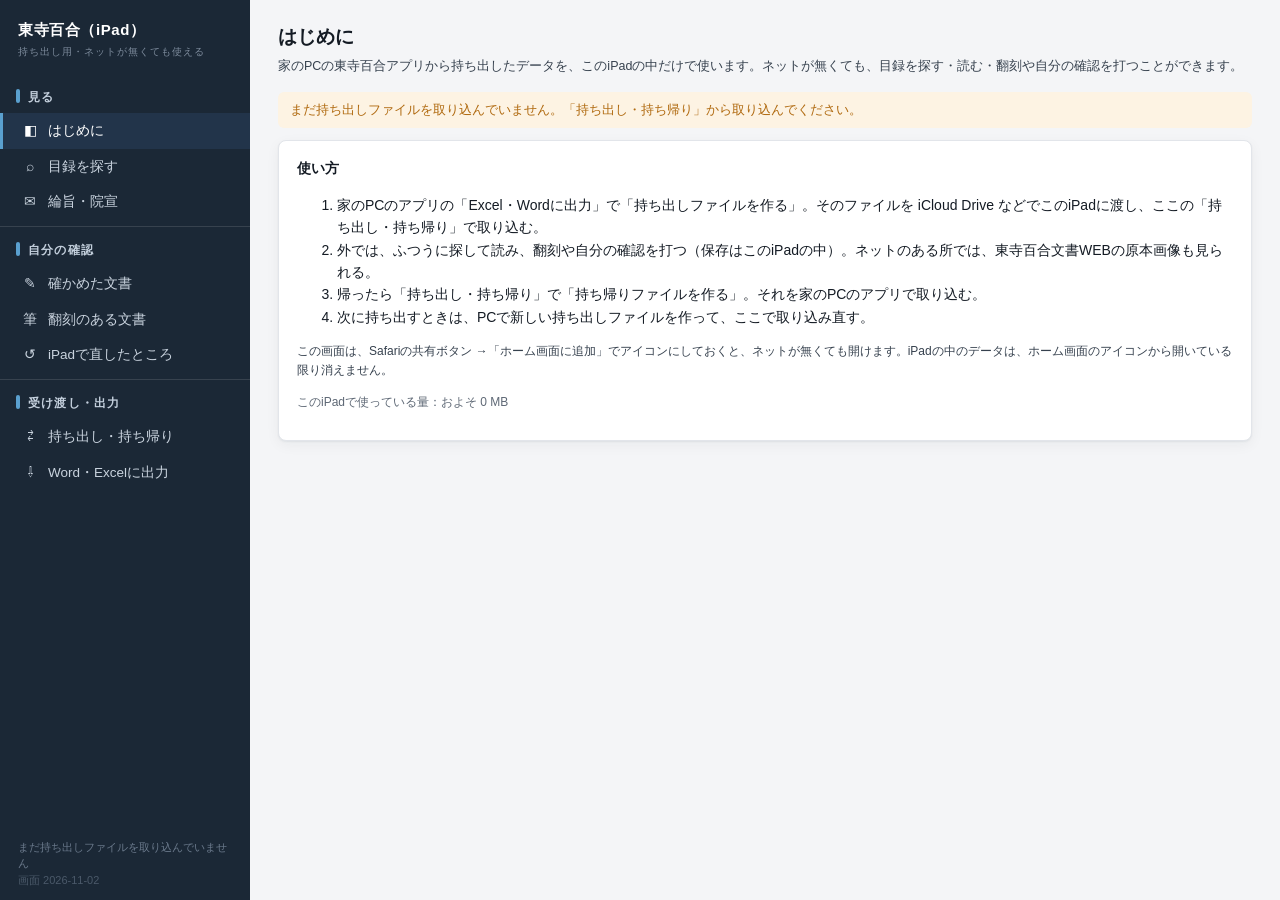
<file: index.html>
<!doctype html>
<html lang="ja">
<head>
<meta charset="utf-8">
<meta name="viewport" content="width=device-width,initial-scale=1,viewport-fit=cover">
<meta name="apple-mobile-web-app-capable" content="yes">
<meta name="mobile-web-app-capable" content="yes">
<meta name="apple-mobile-web-app-title" content="東寺百合">
<meta name="theme-color" content="#1b2836">
<link rel="manifest" href="manifest.webmanifest">
<link rel="apple-touch-icon" href="icon-180.png">
<title>東寺百合（iPad）</title>
<link rel="stylesheet" href="style.css">
<style>
/* ===== 読みやすさ(2026-10-13・アプリ共通。元は _共通\読みやすさ.css) =====
   字体を BIZ UDPゴシック(無ければメイリオ)にし、灰色の字を濃くする。字の大きさは変えない(アプリごとに小さくしたい所があるため) */
:root{--ink:#141b24;--ink2:#36414e;--ink3:#5e6875}
/* 英数字(日付・番号など)だけはメイリオにする(2026-10-13・山下さん「メイリオでいきましょう」。日本語は BIZ UDPゴシック)(2026-10-13・山下さん「数字がワンサイズ大きすぎる、日付が改行する」) */
@font-face{font-family:"EisuYu";src:local("Meiryo"),local("メイリオ");font-weight:100 500;unicode-range:U+0020-007E}
@font-face{font-family:"EisuYu";src:local("Meiryo Bold"),local("Meiryo-Bold"),local("メイリオ ボールド");font-weight:600 900;unicode-range:U+0020-007E}
body{font-family:"EisuYu","BIZ UDPGothic","BIZ UDPゴシック","Meiryo","メイリオ","Hiragino Kaku Gothic ProN",sans-serif;-webkit-font-smoothing:antialiased}
</style>
<style>
/* ===== メニューの大見出しを見えるように(2026-10-13・アプリ共通。元は _共通\読みやすさ.css) =====
   左の黒いメニューの「全体」「法令」などの見出しが、暗い灰色・小さい字でほとんど見えなかった(山下さん) */
nav .grp{color:#c3cfdc !important;font-size:12px !important;font-weight:700 !important;letter-spacing:.1em;opacity:1 !important;border-top:1px solid rgba(255,255,255,.12);margin-top:6px}
nav .grp:first-child{border-top:none;margin-top:0}
/* 見出しの左に短い色の線(2026-10-13・山下さん了承。法令管理で試して採用) */
nav .grp{position:relative;padding-left:28px !important}
nav .grp::before{content:"";position:absolute;left:16px;top:calc(50% + 2px);transform:translateY(-50%);width:4px;height:14px;border-radius:2px;background:#5aa0cf}
/* メニューの幅を 200→250px に(2026-10-13・山下さん了承。字体を変えて名前が2行に折れていたため) */
@media (min-width:761px){aside:has(> nav),nav.side{width:250px !important;flex:0 0 250px !important}}
</style>
</head>
<body>
<div id="app">
  <aside>
    <h1 id="app-title">東寺百合（iPad）</h1>
    <div class="sub">持ち出し用・ネットが無くても使える</div>
    <nav>
      <div class="grp">見る</div>
      <a data-view="home"><span class="ic">◧</span>はじめに</a>
      <a data-view="search"><span class="ic">⌕</span>目録を探す</a>
      <a data-view="rinji"><span class="ic">✉</span>綸旨・院宣</a>
      <div class="grp">自分の確認</div>
      <a data-view="mine"><span class="ic">✎</span>確かめた文書</a>
      <a data-view="honlist"><span class="ic">筆</span>翻刻のある文書</a>
      <a data-view="changes"><span class="ic">↺</span>iPadで直したところ <span id="cbadge" class="nbadge"></span></a>
      <div class="grp">受け渡し・出力</div>
      <a data-view="mochi"><span class="ic">⇄</span>持ち出し・持ち帰り</a>
      <a data-view="export"><span class="ic">⇩</span>Word・Excelに出力</a>
    </nav>
    <div class="foot" id="foot"></div>
  </aside>
  <main id="main"><p class="lead">読み込み中…</p></main>
</div>
<div id="ov" hidden><button id="ov-x" aria-label="閉じる">✕ 閉じる</button><div id="ov-body"></div></div>
<script src="lib/jszip.min.js"></script>
<script src="app.js"></script>
</body>
</html>
</file>
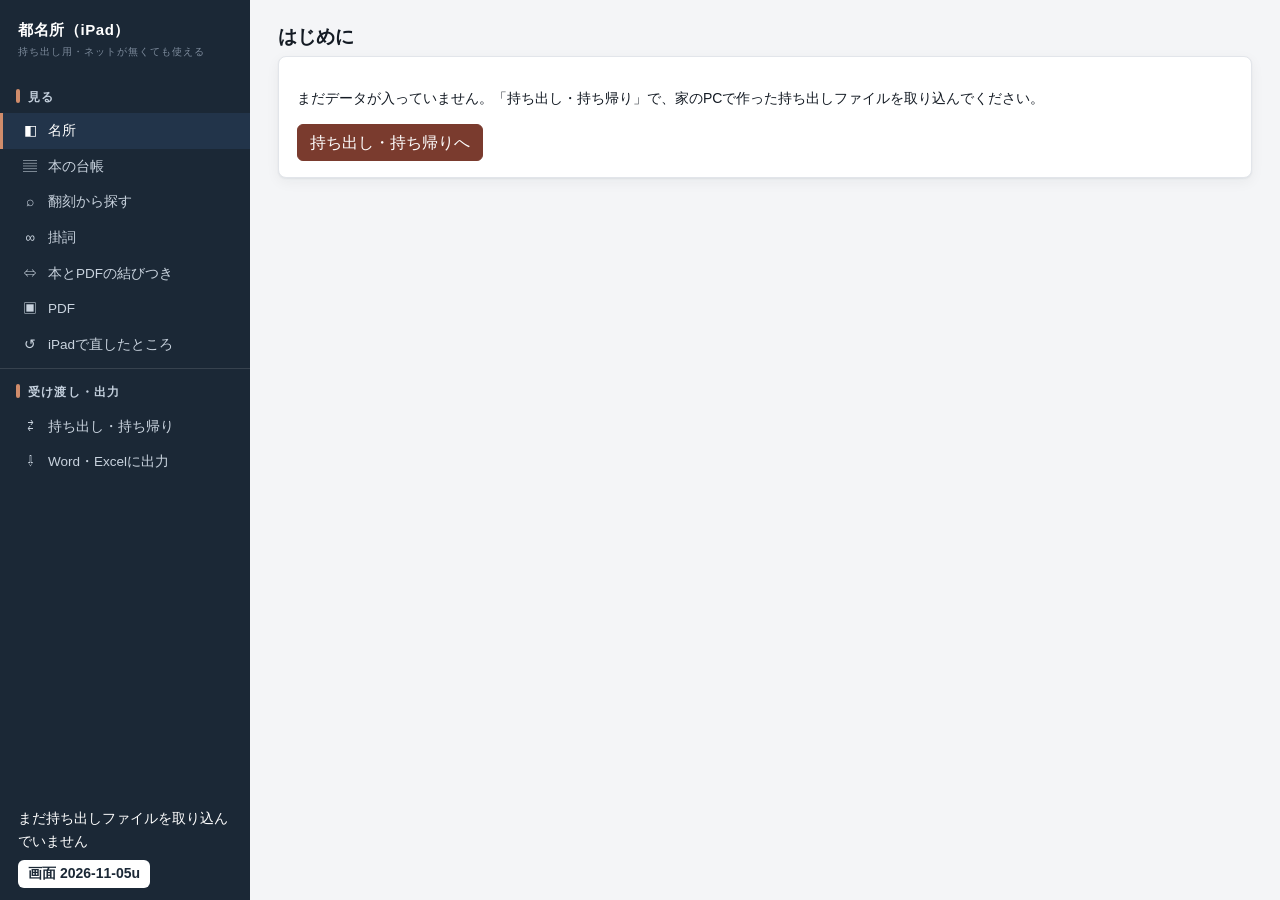
<file: miyako/index.html>
<!doctype html>
<html lang="ja">
<head>
<meta charset="utf-8">
<meta name="viewport" content="width=device-width,initial-scale=1,viewport-fit=cover">
<meta name="apple-mobile-web-app-capable" content="yes">
<meta name="mobile-web-app-capable" content="yes">
<meta name="apple-mobile-web-app-title" content="都名所iPad">
<meta name="theme-color" content="#3a2620">
<link rel="manifest" href="manifest.webmanifest">
<link rel="apple-touch-icon" href="icon-180.png">
<title>都名所（iPad）</title>
<link rel="stylesheet" href="style.css">
<style>
/* ===== 読みやすさ(2026-10-13・アプリ共通。元は _共通\読みやすさ.css) =====
   字体を BIZ UDPゴシック(無ければメイリオ)にし、灰色の字を濃くする。字の大きさは変えない(アプリごとに小さくしたい所があるため) */
:root{--ink:#141b24;--ink2:#36414e;--ink3:#5e6875}
/* 英数字(日付・番号など)だけはメイリオにする(2026-10-13・山下さん「メイリオでいきましょう」。日本語は BIZ UDPゴシック)(2026-10-13・山下さん「数字がワンサイズ大きすぎる、日付が改行する」) */
@font-face{font-family:"EisuYu";src:local("Meiryo"),local("メイリオ");font-weight:100 500;unicode-range:U+0020-007E}
@font-face{font-family:"EisuYu";src:local("Meiryo Bold"),local("Meiryo-Bold"),local("メイリオ ボールド");font-weight:600 900;unicode-range:U+0020-007E}
body{font-family:"EisuYu","BIZ UDPGothic","BIZ UDPゴシック","Meiryo","メイリオ","Hiragino Kaku Gothic ProN",sans-serif;-webkit-font-smoothing:antialiased}
</style>
<style>
/* ===== メニューの大見出しを見えるように(2026-10-13・アプリ共通。元は _共通\読みやすさ.css) =====
   左の黒いメニューの「全体」「法令」などの見出しが、暗い灰色・小さい字でほとんど見えなかった(山下さん) */
nav .grp{color:#c3cfdc !important;font-size:12px !important;font-weight:700 !important;letter-spacing:.1em;opacity:1 !important;border-top:1px solid rgba(255,255,255,.12);margin-top:6px}
nav .grp:first-child{border-top:none;margin-top:0}
/* 見出しの左に短い色の線(2026-10-13・山下さん了承。法令管理で試して採用) */
nav .grp{position:relative;padding-left:28px !important}
nav .grp::before{content:"";position:absolute;left:16px;top:calc(50% + 2px);transform:translateY(-50%);width:4px;height:14px;border-radius:2px;background:#d08c6b}
/* メニューの幅を 200→250px に(2026-10-13・山下さん了承。字体を変えて名前が2行に折れていたため) */
@media (min-width:761px){aside:has(> nav),nav.side{width:250px !important;flex:0 0 250px !important}}
</style>
</head>
<body>
<div id="app">
  <aside>
    <h1 id="app-title">都名所（iPad）</h1>
    <div class="sub">持ち出し用・ネットが無くても使える</div>
    <nav>
      <div class="grp">見る</div>
      <a data-view="home"><span class="ic">◧</span>名所</a>
      <a data-view="books"><span class="ic">▤</span>本の台帳</a>
      <a data-view="search"><span class="ic">⌕</span>翻刻から探す</a>
      <a data-view="kake"><span class="ic">∞</span>掛詞</a>
      <a data-view="links"><span class="ic">⇔</span>本とPDFの結びつき</a>
      <a data-view="pdf"><span class="ic">▣</span>PDF</a>
      <a data-view="changes"><span class="ic">↺</span>iPadで直したところ <span id="cbadge" class="nbadge"></span></a>
      <div class="grp">受け渡し・出力</div>
      <a data-view="mochi"><span class="ic">⇄</span>持ち出し・持ち帰り</a>
      <a data-view="export"><span class="ic">⇩</span>Word・Excelに出力</a>
    </nav>
    <div class="foot" id="foot"></div>
  </aside>
  <main id="main"><p class="lead">読み込み中…</p></main>
</div>
<div id="ov" hidden><button id="ov-x" aria-label="閉じる">✕ 閉じる</button><div id="ov-body"></div></div>
<script src="lib/jszip.min.js"></script>
<script src="app.js"></script>
</body>
</html>
</file>
<file: style.css>
:root{
  --bg:#f4f5f7; --panel:#fff; --line:#e2e5ea; --line2:#eef0f4;
  --ink:#1c2430; --ink2:#5b6675; --ink3:#8a93a1;
  --accent:#1f5f8b; --accent-soft:#e8f0f6;
  --ok:#2e7d55; --warn:#b06a10; --bad:#b3352c;
  --ok-soft:#eaf4ee; --warn-soft:#fdf3e3; --bad-soft:#fbeceb;
  --run:#2e7d55; --run-bg:#e3f2e8; --prog:#a8700a; --prog-bg:#fbf1d8; --plan:#3a68a8; --plan-bg:#e3ebf7;
  --todo:#7c8591; --todo-bg:#eef0f3; --na:#a9b0b8; --na-bg:#f7f8f9;
  --radius:8px; --shadow:0 1px 2px rgba(20,30,45,.06),0 4px 14px rgba(20,30,45,.05);
}
*{box-sizing:border-box}
html,body{height:100%}
body{margin:0;background:var(--bg);color:var(--ink);
  font-family:"Yu Gothic UI","Yu Gothic","Meiryo","Hiragino Kaku Gothic ProN",sans-serif;font-size:14px;line-height:1.6}
button,input,select,textarea{font:inherit;color:inherit}
#app{display:flex;min-height:100vh}
aside{width:200px;flex:0 0 200px;background:#1b2836;color:#c9d3de;display:flex;flex-direction:column;position:sticky;top:0;height:100vh}
aside h1{font-size:15px;margin:0;padding:18px 18px 2px;color:#fff;letter-spacing:.04em}
aside .sub{padding:0 18px 14px;font-size:10px;color:#7d8b9c;letter-spacing:.1em}
aside .foot{padding:12px 18px;font-size:11px;color:#6a798b;line-height:1.5}
nav{flex:1;overflow:auto}
nav .grp{padding:14px 18px 6px;font-size:10.5px;letter-spacing:.14em;color:#6a798b}
nav a{display:flex;gap:9px;align-items:center;padding:7px 18px;color:#c9d3de;cursor:pointer;border-left:3px solid transparent;font-size:13.5px;text-decoration:none}
nav a:hover{background:#22344a;color:#fff}
nav a.on{background:#22344a;color:#fff;border-left-color:#5aa0cf}
nav a .ic{width:18px;text-align:center}
.nbadge{margin-left:auto;background:var(--warn);color:#fff;border-radius:10px;font-size:11px;padding:0 7px}
.nbadge:empty{display:none}
main{flex:1;min-width:0;padding:22px 28px 60px}
h2{font-size:19px;margin:0 0 4px}
h3{font-size:14px;margin:0 0 10px}
h4{font-size:13px;margin:0 0 6px;color:var(--ink2)}
.lead{color:var(--ink2);font-size:12.5px;margin:0 0 16px}
.crumb{font-size:12.5px;color:var(--ink2);margin-bottom:6px}
.crumb a{color:var(--accent);cursor:pointer}
.crumb a:hover{text-decoration:underline}
.bar{display:flex;gap:8px;align-items:center;flex-wrap:wrap;margin-bottom:12px}
.bar .sp{flex:1}
.card{background:var(--panel);border:1px solid var(--line);border-radius:var(--radius);box-shadow:var(--shadow);padding:16px 18px;margin-bottom:14px}
input[type=search],input[type=text],select,textarea{border:1px solid #cfd5dd;border-radius:6px;padding:5px 8px;background:#fff}
input[type=search]{width:300px}
textarea{width:100%;min-height:64px;resize:vertical}
.btn{border:1px solid #cfd5dd;background:#fff;border-radius:6px;padding:5px 12px;cursor:pointer}
.btn:hover{background:#f0f3f7}
.btn.pri{background:var(--accent);border-color:var(--accent);color:#fff}
.btn.pri:hover{background:#184e73}
.btn.sm{padding:1px 8px;font-size:12px}
.link{color:var(--accent);cursor:pointer}
.link:hover{text-decoration:underline}
table{border-collapse:collapse;width:100%;background:#fff}
th,td{border-bottom:1px solid var(--line2);padding:6px 8px;text-align:left;vertical-align:top}
th{background:#f7f8fa;font-size:12px;color:var(--ink2);font-weight:600;position:sticky;top:0;white-space:nowrap}
tr.click{cursor:pointer}
tr.click:hover td{background:#f5f9fc}
td.num,th.num{text-align:right;font-variant-numeric:tabular-nums;white-space:nowrap}
td.nw{white-space:nowrap}
.small{font-size:12px;color:var(--ink2)}
.muted{color:var(--ink3)}
.tag{display:inline-block;font-size:11px;border-radius:4px;padding:0 6px;margin:1px 3px 1px 0;white-space:nowrap;background:#eef0f3;color:var(--ink2)}
.tag.warn{background:var(--warn-soft);color:var(--warn)}
.tag.bad{background:var(--bad-soft);color:var(--bad)}
.tag.ok{background:var(--ok-soft);color:var(--ok)}
.tag.acc{background:var(--accent-soft);color:var(--accent)}
.st{display:inline-block;font-size:11px;border-radius:10px;padding:0 8px;white-space:nowrap;border:1px solid transparent}
.st-稼働中{background:var(--run-bg);color:var(--run)} .st-進行中{background:var(--prog-bg);color:var(--prog)}
.st-構想{background:var(--plan-bg);color:var(--plan)} .st-未着手{background:var(--todo-bg);color:var(--todo)} .st-対象外{background:var(--na-bg);color:var(--na)}
.pa{color:var(--bad);font-weight:700;font-size:11px}

/* グループ全体 */
.cos{display:grid;grid-template-columns:repeat(auto-fill,minmax(190px,1fr));gap:10px;margin-bottom:18px}
.co{background:#fff;border:1px solid var(--line);border-radius:8px;padding:10px 12px}
.co b{display:block;font-size:13.5px}
.cat{margin-bottom:18px}
.cat>h3{display:flex;gap:10px;align-items:baseline;border-bottom:2px solid var(--ink);padding-bottom:4px}
.cat>h3 small{font-weight:400;color:var(--ink2);font-size:12px}
.cat-産業廃棄物>h3{border-color:#2f7d5b} .cat-一般廃棄物>h3{border-color:#2f6aa8} .cat-その他の事業>h3{border-color:#7c8591} .cat-共通の管理>h3{border-color:#a8700a}
.buses{display:grid;grid-template-columns:repeat(auto-fill,minmax(250px,1fr));gap:10px}
.bus{background:#fff;border:1px solid var(--line);border-radius:8px;padding:12px 14px;cursor:pointer;box-shadow:var(--shadow);display:flex;flex-direction:column;gap:4px}
.bus:hover{border-color:var(--accent)}
.bus .nm{font-size:15px;font-weight:700}
.bus .sc{font-size:12.5px;color:var(--ink2)}
.bus .nums{display:flex;gap:14px;font-size:12px;color:var(--ink2);margin-top:4px}
.bus .nums b{font-size:16px;color:var(--ink);font-variant-numeric:tabular-nums}
.bus .flow{font-size:11px;color:var(--ink3)}

/* 事業の流れ */
.lane{overflow-x:auto;padding-bottom:8px}
.flowcols{display:grid;grid-auto-flow:column;grid-auto-columns:minmax(220px,1fr);gap:0}
.fcol{padding:0 8px;border-left:1px dashed var(--line)}
.fcol:first-child{border-left:none;padding-left:0}
.fhead{background:var(--accent);color:#fff;padding:7px 18px 7px 10px;clip-path:polygon(0 0,calc(100% - 11px) 0,100% 50%,calc(100% - 11px) 100%,0 100%);margin-bottom:8px;cursor:pointer}
.fhead .n{font-size:10.5px;opacity:.85} .fhead .t{font-weight:700;font-size:14px;line-height:1.25}
.chu{margin-bottom:8px}
.chu h4{margin:0 0 3px;font-size:12px;color:var(--ink2);border-bottom:1px solid var(--line2)}
.ditem{display:block;width:100%;text-align:left;background:#fff;border:1px solid var(--line);border-left:4px solid var(--c,#ccc);border-radius:4px;padding:4px 7px;margin-bottom:4px;cursor:pointer;font-size:12.5px;line-height:1.35}
.ditem:hover{border-color:var(--accent);border-left-color:var(--c,#ccc)}
.ditem .s{display:block;font-size:11px;color:var(--ink3)}
.c-稼働中{--c:var(--run)} .c-進行中{--c:var(--prog)} .c-構想{--c:var(--plan)} .c-未着手{--c:var(--todo)} .c-対象外{--c:var(--na)}
.addlink{font-size:11.5px;color:var(--accent);cursor:pointer}

/* 文書1件 */
.doc-title{display:flex;gap:12px;align-items:center;flex-wrap:wrap;margin-bottom:12px}
.doc-title h2{margin:0}
.grid2{display:grid;grid-template-columns:repeat(auto-fit,minmax(340px,1fr));gap:14px}
dl.kv{display:grid;grid-template-columns:130px 1fr;gap:5px 12px;margin:0;font-size:13.5px}
dl.kv dt{color:var(--ink2);font-size:12.5px}
dl.kv dd{margin:0;white-space:pre-wrap;word-break:break-word}
.fl{display:flex;align-items:stretch;gap:8px;flex-wrap:wrap}
.fl .box{background:#f7f8fa;border:1px solid var(--line);border-radius:6px;padding:6px 10px;min-width:150px;flex:1}
.fl .box.me{background:var(--accent-soft);border-color:var(--accent);font-weight:700}
.fl .arr{align-self:center;color:var(--ink3);font-size:18px}
.form .row{display:grid;grid-template-columns:150px 1fr;gap:8px;align-items:start;margin-bottom:8px}
.form .row>label{font-size:12.5px;color:var(--ink2);padding-top:6px}
.form input[type=text],.form select{width:100%}
.checks{display:flex;flex-wrap:wrap;gap:4px 14px}
.checks label{font-size:13px;white-space:nowrap}
.chips{display:flex;flex-wrap:wrap;gap:4px}
.chipx{background:var(--accent-soft);color:var(--accent);border-radius:12px;padding:0 4px 0 9px;font-size:12px}
.chipx button{border:none;background:none;cursor:pointer;color:var(--accent)}
.savebar{position:sticky;bottom:0;background:rgba(244,245,247,.95);padding:10px 0;display:flex;gap:8px;border-top:1px solid var(--line)}
.err{color:var(--bad);font-size:13px}
.note{background:var(--warn-soft);color:var(--warn);border-radius:6px;padding:8px 12px;font-size:12.5px;margin-bottom:12px}

/* 部署 */
.tree{list-style:none;margin:0;padding-left:0}
.tree ul{list-style:none;margin:0;padding-left:22px;border-left:1px dashed var(--line)}
.tree li{margin:3px 0}
.tree .nd{display:inline-flex;gap:8px;align-items:center;cursor:pointer;padding:2px 8px;border-radius:5px}
.tree .nd:hover{background:var(--accent-soft)}
.tree .cnt{font-size:12px;color:var(--ink2);font-variant-numeric:tabular-nums}

/* 気づいた問題 */
.prob{border-left:4px solid var(--warn)}
.prob summary{cursor:pointer;font-weight:600}
.prob summary .cnt{float:right;color:var(--warn)}

/* 重ねて表示 */
#overlay{position:fixed;inset:0;background:rgba(20,28,38,.72);z-index:50;display:flex;flex-direction:column;padding:18px 24px}
#overlay[hidden]{display:none}
.ov-bar{display:flex;justify-content:space-between;align-items:center;color:#fff;margin-bottom:8px}
#ov-body{flex:1;background:#fff;border-radius:6px;overflow:auto;display:flex;align-items:center;justify-content:center}
#ov-body iframe{width:100%;height:100%;border:0}
#ov-body img{max-width:100%;max-height:100%}
@media (max-width:760px){aside{display:none} main{padding:16px}}

/* 図 */
.dwrap{overflow:auto;background:#fff;border:1px solid var(--line);border-radius:8px;padding:6px;max-height:78vh}
.dsvg{display:block;font-family:inherit}
.dsvg .lane{fill:#fafbfc;stroke:#e6e9ee;stroke-width:1;stroke-dasharray:4 3}
.dsvg .band{fill:none;stroke:#e6e9ee;stroke-width:1}
.dsvg .band.odd{fill:#f6f8fa;fill-opacity:.55}
.dsvg .lh{font-size:12.5px;font-weight:700;fill:var(--ink2)}
.dsvg .bh{font-size:12px;font-weight:700;fill:var(--accent)}
.dsvg .dbox{cursor:pointer}
.dsvg .dbox rect{stroke-width:1.2}
.dsvg .dbox:hover rect{stroke-width:2.4}
.dsvg .dt{font-size:12.5px;fill:var(--ink)}
.dsvg .ds{font-size:10.5px;fill:var(--ink2)}
.dsvg .dA{font-size:11px;font-weight:700;fill:var(--bad)}
.m-paper rect{fill:#fbece6;stroke:#d8795a} .m-excel rect{fill:#e6f0fb;stroke:#4f86c6}
.m-soft rect{fill:#e3f4ee;stroke:#2f9e7a} .m-unk rect{fill:#f1f2f4;stroke:#9aa2ad}
.dsvg .dbox.me rect{stroke:var(--ink);stroke-width:2.6}
.dsvg .dbox.far{opacity:.62}
.dsvg .edge{fill:none;stroke:var(--ink2);stroke-width:1.3}
.dsvg .edge.tk{stroke:#c07a12;stroke-width:2}
.dsvg .edge.mt{stroke:#7a5bc4;stroke-width:1.4;stroke-dasharray:5 4}
.dlegend{display:flex;flex-wrap:wrap;gap:4px 16px;font-size:12px;color:var(--ink2);margin:8px 0}
.dlegend span{display:inline-flex;align-items:center;gap:5px}
.lg{display:inline-block;width:14px;height:12px;border-radius:3px;border:1.2px solid}
.lg.m-paper{background:#fbece6;border-color:#d8795a} .lg.m-excel{background:#e6f0fb;border-color:#4f86c6}
.lg.m-soft{background:#e3f4ee;border-color:#2f9e7a} .lg.m-unk{background:#f1f2f4;border-color:#9aa2ad}
.ln{display:inline-block;width:24px;border-top:1.5px solid var(--ink2)}
.ln.tk{border-top:2px solid #c07a12} .ln.mt{border-top:1.5px dashed #7a5bc4}
.seg{display:inline-flex;border:1px solid #cfd5dd;border-radius:6px;overflow:hidden}
.seg button{border:none;background:#fff;padding:4px 12px;cursor:pointer}
.seg button.on{background:var(--accent);color:#fff}

/* 原本画像(東寺百合文書WEB) */
.webimgs{display:flex;flex-wrap:wrap;gap:8px}
.webimg{display:flex;flex-direction:column;align-items:center;gap:2px;cursor:pointer;border:1px solid var(--line);border-radius:6px;padding:4px;background:#fff}
.webimg:hover{border-color:var(--accent)}
.webimg img{height:120px;width:auto;display:block}
.webimg small{font-size:11px;color:var(--ink2)}

/* 翻刻 */
.honwrap{display:grid;grid-template-columns:minmax(0,1.15fr) minmax(0,1fr);gap:14px;align-items:start}
.honimg{position:sticky;top:8px}
.frames{display:flex;flex-wrap:wrap;gap:4px}
.frames .btn.on{background:var(--accent);border-color:var(--accent);color:#fff}
.imgbox{height:72vh;overflow:auto;background:#f4f1ea;border:1px solid #e2ddd2;border-radius:6px;margin-top:8px}
.imgbox img{display:block;width:100%;cursor:zoom-in}
.honform textarea{width:100%;font-family:"游明朝","Yu Mincho","MS Mincho",serif;font-size:16px;line-height:1.7}
.honform .hl{display:block;font-weight:bold;margin:8px 0 2px}
.honview{display:flex;flex-direction:row-reverse;gap:18px;overflow-x:auto;padding:8px 2px}
.honcol{flex:none;display:flex;flex-direction:row-reverse;gap:6px}
.honcol>b{writing-mode:vertical-rl;font-size:13px;color:#5e6875}
.tate{writing-mode:vertical-rl;white-space:pre-wrap;font-family:"游明朝","Yu Mincho","MS Mincho",serif;font-size:16px;line-height:1.9;max-height:420px}
@media (max-width:900px){.honwrap{grid-template-columns:1fr}.honimg{position:static}}

/* 幅のせまい画面(スマホ・iPadの縦の分割など)：左のメニューを上の横並びにする */
@media (max-width:760px){
  #app{flex-direction:column}
  aside{display:block !important;width:auto !important;height:auto;position:sticky;top:0;z-index:20}
  aside h1,aside .sub,aside .foot{display:none}
  aside nav{display:flex;overflow-x:auto;white-space:nowrap}
  aside nav .grp{display:none}
  aside nav a{flex:none;border-left:none !important;padding:10px 12px}
}

/* ---- iPad版 ---- */
.nbadge:empty{display:none}
.nbadge{background:#c77d0a;color:#fff;border-radius:9px;padding:0 7px;font-size:11px;margin-left:6px}
#ov{position:fixed;inset:0;background:rgba(10,14,20,.92);z-index:1000;display:flex;flex-direction:column}
#ov[hidden]{display:none}
#ov-x{position:absolute;top:calc(10px + env(safe-area-inset-top));left:10px;z-index:2;font-size:16px;padding:8px 14px;border-radius:8px;border:0;background:#fff}
#ov-body{flex:1;overflow:auto;-webkit-overflow-scrolling:touch;display:flex;align-items:flex-start;justify-content:center}
#ov-body img{max-width:none;width:100%;touch-action:pinch-zoom}
.btn,select,input,textarea{font-size:16px}
.thumbs{display:flex;flex-wrap:wrap;gap:8px}
.thumbs span{cursor:pointer;text-align:center}
.thumbs img{height:110px;border:1px solid #d9dee5;border-radius:4px;display:block}
.online{color:#2e7d32}.offline{color:#b3261e}
</file>
<file: miyako/style.css>
:root{
  --bg:#f4f5f7; --panel:#fff; --line:#e2e5ea; --line2:#eef0f4;
  --ink:#1c2430; --ink2:#5b6675; --ink3:#8a93a1;
  --accent:#1f5f8b; --accent-soft:#e8f0f6;
  --ok:#2e7d55; --warn:#b06a10; --bad:#b3352c;
  --ok-soft:#eaf4ee; --warn-soft:#fdf3e3; --bad-soft:#fbeceb;
  --run:#2e7d55; --run-bg:#e3f2e8; --prog:#a8700a; --prog-bg:#fbf1d8; --plan:#3a68a8; --plan-bg:#e3ebf7;
  --todo:#7c8591; --todo-bg:#eef0f3; --na:#a9b0b8; --na-bg:#f7f8f9;
  --radius:8px; --shadow:0 1px 2px rgba(20,30,45,.06),0 4px 14px rgba(20,30,45,.05);
}
*{box-sizing:border-box}
html,body{height:100%}
body{margin:0;background:var(--bg);color:var(--ink);
  font-family:"Yu Gothic UI","Yu Gothic","Meiryo","Hiragino Kaku Gothic ProN",sans-serif;font-size:14px;line-height:1.6}
button,input,select,textarea{font:inherit;color:inherit}
#app{display:flex;min-height:100vh}
aside{width:200px;flex:0 0 200px;background:#1b2836;color:#c9d3de;display:flex;flex-direction:column;position:sticky;top:0;height:100vh}
aside h1{font-size:15px;margin:0;padding:18px 18px 2px;color:#fff;letter-spacing:.04em}
aside .sub{padding:0 18px 14px;font-size:10px;color:#7d8b9c;letter-spacing:.1em}
aside .foot{padding:12px 18px;font-size:11px;color:#6a798b;line-height:1.5}
nav{flex:1;overflow:auto}
nav .grp{padding:14px 18px 6px;font-size:10.5px;letter-spacing:.14em;color:#6a798b}
nav a{display:flex;gap:9px;align-items:center;padding:7px 18px;color:#c9d3de;cursor:pointer;border-left:3px solid transparent;font-size:13.5px;text-decoration:none}
nav a:hover{background:#22344a;color:#fff}
nav a.on{background:#22344a;color:#fff;border-left-color:#5aa0cf}
nav a .ic{width:18px;text-align:center}
.nbadge{margin-left:auto;background:var(--warn);color:#fff;border-radius:10px;font-size:11px;padding:0 7px}
.nbadge:empty{display:none}
main{flex:1;min-width:0;padding:22px 28px 60px}
h2{font-size:19px;margin:0 0 4px}
h3{font-size:14px;margin:0 0 10px}
h4{font-size:13px;margin:0 0 6px;color:var(--ink2)}
.lead{color:var(--ink2);font-size:12.5px;margin:0 0 16px}
.crumb{font-size:12.5px;color:var(--ink2);margin-bottom:6px}
.crumb a{color:var(--accent);cursor:pointer}
.crumb a:hover{text-decoration:underline}
.bar{display:flex;gap:8px;align-items:center;flex-wrap:wrap;margin-bottom:12px}
.bar .sp{flex:1}
.card{background:var(--panel);border:1px solid var(--line);border-radius:var(--radius);box-shadow:var(--shadow);padding:16px 18px;margin-bottom:14px}
input[type=search],input[type=text],select,textarea{border:1px solid #cfd5dd;border-radius:6px;padding:5px 8px;background:#fff}
input[type=search]{width:300px}
textarea{width:100%;min-height:64px;resize:vertical}
.btn{border:1px solid #cfd5dd;background:#fff;border-radius:6px;padding:5px 12px;cursor:pointer}
.btn:hover{background:#f0f3f7}
.btn.pri{background:var(--accent);border-color:var(--accent);color:#fff}
.btn.pri:hover{background:#184e73}
.btn.sm{padding:1px 8px;font-size:12px}
.link{color:var(--accent);cursor:pointer}
.link:hover{text-decoration:underline}
table{border-collapse:collapse;width:100%;background:#fff}
th,td{border-bottom:1px solid var(--line2);padding:6px 8px;text-align:left;vertical-align:top}
th{background:#f7f8fa;font-size:12px;color:var(--ink2);font-weight:600;position:sticky;top:0;white-space:nowrap}
tr.click{cursor:pointer}
tr.click:hover td{background:#f5f9fc}
td.num,th.num{text-align:right;font-variant-numeric:tabular-nums;white-space:nowrap}
td.nw{white-space:nowrap}
.small{font-size:12px;color:var(--ink2)}
.muted{color:var(--ink3)}
.tag{display:inline-block;font-size:11px;border-radius:4px;padding:0 6px;margin:1px 3px 1px 0;white-space:nowrap;background:#eef0f3;color:var(--ink2)}
.tag.warn{background:var(--warn-soft);color:var(--warn)}
.tag.bad{background:var(--bad-soft);color:var(--bad)}
.tag.ok{background:var(--ok-soft);color:var(--ok)}
.tag.acc{background:var(--accent-soft);color:var(--accent)}
.st{display:inline-block;font-size:11px;border-radius:10px;padding:0 8px;white-space:nowrap;border:1px solid transparent}
.st-稼働中{background:var(--run-bg);color:var(--run)} .st-進行中{background:var(--prog-bg);color:var(--prog)}
.st-構想{background:var(--plan-bg);color:var(--plan)} .st-未着手{background:var(--todo-bg);color:var(--todo)} .st-対象外{background:var(--na-bg);color:var(--na)}
.pa{color:var(--bad);font-weight:700;font-size:11px}

/* グループ全体 */
.cos{display:grid;grid-template-columns:repeat(auto-fill,minmax(190px,1fr));gap:10px;margin-bottom:18px}
.co{background:#fff;border:1px solid var(--line);border-radius:8px;padding:10px 12px}
.co b{display:block;font-size:13.5px}
.cat{margin-bottom:18px}
.cat>h3{display:flex;gap:10px;align-items:baseline;border-bottom:2px solid var(--ink);padding-bottom:4px}
.cat>h3 small{font-weight:400;color:var(--ink2);font-size:12px}
.cat-産業廃棄物>h3{border-color:#2f7d5b} .cat-一般廃棄物>h3{border-color:#2f6aa8} .cat-その他の事業>h3{border-color:#7c8591} .cat-共通の管理>h3{border-color:#a8700a}
.buses{display:grid;grid-template-columns:repeat(auto-fill,minmax(250px,1fr));gap:10px}
.bus{background:#fff;border:1px solid var(--line);border-radius:8px;padding:12px 14px;cursor:pointer;box-shadow:var(--shadow);display:flex;flex-direction:column;gap:4px}
.bus:hover{border-color:var(--accent)}
.bus .nm{font-size:15px;font-weight:700}
.bus .sc{font-size:12.5px;color:var(--ink2)}
.bus .nums{display:flex;gap:14px;font-size:12px;color:var(--ink2);margin-top:4px}
.bus .nums b{font-size:16px;color:var(--ink);font-variant-numeric:tabular-nums}
.bus .flow{font-size:11px;color:var(--ink3)}

/* 事業の流れ */
.lane{overflow-x:auto;padding-bottom:8px}
.flowcols{display:grid;grid-auto-flow:column;grid-auto-columns:minmax(220px,1fr);gap:0}
.fcol{padding:0 8px;border-left:1px dashed var(--line)}
.fcol:first-child{border-left:none;padding-left:0}
.fhead{background:var(--accent);color:#fff;padding:7px 18px 7px 10px;clip-path:polygon(0 0,calc(100% - 11px) 0,100% 50%,calc(100% - 11px) 100%,0 100%);margin-bottom:8px;cursor:pointer}
.fhead .n{font-size:10.5px;opacity:.85} .fhead .t{font-weight:700;font-size:14px;line-height:1.25}
.chu{margin-bottom:8px}
.chu h4{margin:0 0 3px;font-size:12px;color:var(--ink2);border-bottom:1px solid var(--line2)}
.ditem{display:block;width:100%;text-align:left;background:#fff;border:1px solid var(--line);border-left:4px solid var(--c,#ccc);border-radius:4px;padding:4px 7px;margin-bottom:4px;cursor:pointer;font-size:12.5px;line-height:1.35}
.ditem:hover{border-color:var(--accent);border-left-color:var(--c,#ccc)}
.ditem .s{display:block;font-size:11px;color:var(--ink3)}
.c-稼働中{--c:var(--run)} .c-進行中{--c:var(--prog)} .c-構想{--c:var(--plan)} .c-未着手{--c:var(--todo)} .c-対象外{--c:var(--na)}
.addlink{font-size:11.5px;color:var(--accent);cursor:pointer}

/* 文書1件 */
.doc-title{display:flex;gap:12px;align-items:center;flex-wrap:wrap;margin-bottom:12px}
.doc-title h2{margin:0}
.grid2{display:grid;grid-template-columns:repeat(auto-fit,minmax(340px,1fr));gap:14px}
dl.kv{display:grid;grid-template-columns:130px 1fr;gap:5px 12px;margin:0;font-size:13.5px}
dl.kv dt{color:var(--ink2);font-size:12.5px}
dl.kv dd{margin:0;white-space:pre-wrap;word-break:break-word}
.fl{display:flex;align-items:stretch;gap:8px;flex-wrap:wrap}
.fl .box{background:#f7f8fa;border:1px solid var(--line);border-radius:6px;padding:6px 10px;min-width:150px;flex:1}
.fl .box.me{background:var(--accent-soft);border-color:var(--accent);font-weight:700}
.fl .arr{align-self:center;color:var(--ink3);font-size:18px}
.form .row{display:grid;grid-template-columns:150px 1fr;gap:8px;align-items:start;margin-bottom:8px}
.form .row>label{font-size:12.5px;color:var(--ink2);padding-top:6px}
.form input[type=text],.form select{width:100%}
.checks{display:flex;flex-wrap:wrap;gap:4px 14px}
.checks label{font-size:13px;white-space:nowrap}
.chips{display:flex;flex-wrap:wrap;gap:4px}
.chipx{background:var(--accent-soft);color:var(--accent);border-radius:12px;padding:0 4px 0 9px;font-size:12px}
.chipx button{border:none;background:none;cursor:pointer;color:var(--accent)}
.savebar{position:sticky;bottom:0;background:rgba(244,245,247,.95);padding:10px 0;display:flex;gap:8px;border-top:1px solid var(--line)}
.err{color:var(--bad);font-size:13px}
.note{background:var(--warn-soft);color:var(--warn);border-radius:6px;padding:8px 12px;font-size:12.5px;margin-bottom:12px}

/* 部署 */
.tree{list-style:none;margin:0;padding-left:0}
.tree ul{list-style:none;margin:0;padding-left:22px;border-left:1px dashed var(--line)}
.tree li{margin:3px 0}
.tree .nd{display:inline-flex;gap:8px;align-items:center;cursor:pointer;padding:2px 8px;border-radius:5px}
.tree .nd:hover{background:var(--accent-soft)}
.tree .cnt{font-size:12px;color:var(--ink2);font-variant-numeric:tabular-nums}

/* 気づいた問題 */
.prob{border-left:4px solid var(--warn)}
.prob summary{cursor:pointer;font-weight:600}
.prob summary .cnt{float:right;color:var(--warn)}

/* 重ねて表示 */
#overlay{position:fixed;inset:0;background:rgba(20,28,38,.72);z-index:50;display:flex;flex-direction:column;padding:18px 24px}
#overlay[hidden]{display:none}
.ov-bar{display:flex;justify-content:space-between;align-items:center;color:#fff;margin-bottom:8px}
#ov-body{flex:1;background:#fff;border-radius:6px;overflow:auto;display:flex;align-items:center;justify-content:center}
#ov-body iframe{width:100%;height:100%;border:0}
#ov-body img{max-width:100%;max-height:100%}
@media (max-width:760px){aside{display:none} main{padding:16px}}

/* 図 */
.dwrap{overflow:auto;background:#fff;border:1px solid var(--line);border-radius:8px;padding:6px;max-height:78vh}
.dsvg{display:block;font-family:inherit}
.dsvg .lane{fill:#fafbfc;stroke:#e6e9ee;stroke-width:1;stroke-dasharray:4 3}
.dsvg .band{fill:none;stroke:#e6e9ee;stroke-width:1}
.dsvg .band.odd{fill:#f6f8fa;fill-opacity:.55}
.dsvg .lh{font-size:12.5px;font-weight:700;fill:var(--ink2)}
.dsvg .bh{font-size:12px;font-weight:700;fill:var(--accent)}
.dsvg .dbox{cursor:pointer}
.dsvg .dbox rect{stroke-width:1.2}
.dsvg .dbox:hover rect{stroke-width:2.4}
.dsvg .dt{font-size:12.5px;fill:var(--ink)}
.dsvg .ds{font-size:10.5px;fill:var(--ink2)}
.dsvg .dA{font-size:11px;font-weight:700;fill:var(--bad)}
.m-paper rect{fill:#fbece6;stroke:#d8795a} .m-excel rect{fill:#e6f0fb;stroke:#4f86c6}
.m-soft rect{fill:#e3f4ee;stroke:#2f9e7a} .m-unk rect{fill:#f1f2f4;stroke:#9aa2ad}
.dsvg .dbox.me rect{stroke:var(--ink);stroke-width:2.6}
.dsvg .dbox.far{opacity:.62}
.dsvg .edge{fill:none;stroke:var(--ink2);stroke-width:1.3}
.dsvg .edge.tk{stroke:#c07a12;stroke-width:2}
.dsvg .edge.mt{stroke:#7a5bc4;stroke-width:1.4;stroke-dasharray:5 4}
.dlegend{display:flex;flex-wrap:wrap;gap:4px 16px;font-size:12px;color:var(--ink2);margin:8px 0}
.dlegend span{display:inline-flex;align-items:center;gap:5px}
.lg{display:inline-block;width:14px;height:12px;border-radius:3px;border:1.2px solid}
.lg.m-paper{background:#fbece6;border-color:#d8795a} .lg.m-excel{background:#e6f0fb;border-color:#4f86c6}
.lg.m-soft{background:#e3f4ee;border-color:#2f9e7a} .lg.m-unk{background:#f1f2f4;border-color:#9aa2ad}
.ln{display:inline-block;width:24px;border-top:1.5px solid var(--ink2)}
.ln.tk{border-top:2px solid #c07a12} .ln.mt{border-top:1.5px dashed #7a5bc4}
.seg{display:inline-flex;border:1px solid #cfd5dd;border-radius:6px;overflow:hidden}
.seg button{border:none;background:#fff;padding:4px 12px;cursor:pointer}
.seg button.on{background:var(--accent);color:#fff}

/* 原本画像(東寺百合文書WEB) */
.webimgs{display:flex;flex-wrap:wrap;gap:8px}
.webimg{display:flex;flex-direction:column;align-items:center;gap:2px;cursor:pointer;border:1px solid var(--line);border-radius:6px;padding:4px;background:#fff}
.webimg:hover{border-color:var(--accent)}
.webimg img{height:120px;width:auto;display:block}
.webimg small{font-size:11px;color:var(--ink2)}

/* 翻刻 */
.honwrap{display:grid;grid-template-columns:minmax(0,1.15fr) minmax(0,1fr);gap:14px;align-items:start}
.honimg{position:sticky;top:8px}
.frames{display:flex;flex-wrap:wrap;gap:4px}
.frames .btn.on{background:var(--accent);border-color:var(--accent);color:#fff}
.imgbox{height:72vh;overflow:auto;background:#f4f1ea;border:1px solid #e2ddd2;border-radius:6px;margin-top:8px}
.imgbox img{display:block;width:100%;cursor:zoom-in}
.honform textarea{width:100%;font-family:"游明朝","Yu Mincho","MS Mincho",serif;font-size:16px;line-height:1.7}
.honform .hl{display:block;font-weight:bold;margin:8px 0 2px}
.honview{display:flex;flex-direction:row-reverse;gap:18px;overflow-x:auto;padding:8px 2px}
.honcol{flex:none;display:flex;flex-direction:row-reverse;gap:6px}
.honcol>b{writing-mode:vertical-rl;font-size:13px;color:#5e6875}
.tate{writing-mode:vertical-rl;white-space:pre-wrap;font-family:"游明朝","Yu Mincho","MS Mincho",serif;font-size:16px;line-height:1.9;max-height:420px}
@media (max-width:900px){.honwrap{grid-template-columns:1fr}.honimg{position:static}}

/* 幅のせまい画面(スマホ・iPadの縦の分割など)：左のメニューを上の横並びにする */
@media (max-width:760px){
  #app{flex-direction:column}
  aside{display:block !important;width:auto !important;height:auto;position:sticky;top:0;z-index:20}
  aside h1,aside .sub{display:none}
  aside .foot{padding:2px 12px 6px;font-size:10px}
  aside .foot br{display:none}
  aside nav{display:flex;flex-wrap:wrap;white-space:nowrap;flex:none}
  aside{height:auto !important}   /* 折り返して、メニューが全部見えるように(2026-11-05) */
  aside nav .grp{display:none}
  aside nav a{flex:none;border-left:none !important;padding:10px 12px}
}

/* ---- iPad版 ---- */
.nbadge:empty{display:none}
.nbadge{background:#c77d0a;color:#fff;border-radius:9px;padding:0 7px;font-size:11px;margin-left:6px}
#ov{position:fixed;inset:0;background:rgba(10,14,20,.92);z-index:1000;display:flex;flex-direction:column}
#ov[hidden]{display:none}
#ov-x{position:absolute;top:calc(10px + env(safe-area-inset-top));left:10px;z-index:2;font-size:16px;padding:8px 14px;border-radius:8px;border:0;background:#fff}
#ov-body{flex:1;overflow:auto;-webkit-overflow-scrolling:touch;display:flex;align-items:flex-start;justify-content:center}
#ov-body img{max-width:none;width:100%;touch-action:pinch-zoom}
.btn,select,input,textarea{font-size:16px}
.thumbs{display:flex;flex-wrap:wrap;gap:8px}
.thumbs span{cursor:pointer;text-align:center}
.thumbs img{height:110px;border:1px solid #d9dee5;border-radius:4px;display:block}
.online{color:#2e7d32}.offline{color:#b3261e}
/* 都名所アプリだけの見た目(東寺百合アプリの style.css に足す) */
:root{--accent:#7a3b2e;--accent-soft:#f6ebe7}
nav a.on{border-left-color:#d08c6b}
nav .grp::before{background:#d08c6b !important}
/* 返り点(｛二｝)は小さく左下に */
.kt{font-size:.5em;vertical-align:-.25em;margin-left:.05em}
.tate .kt{font-size:.55em}
.tate{writing-mode:vertical-rl;white-space:pre-wrap;line-height:1.9;font-family:"游明朝","Yu Mincho","Hiragino Mincho ProN",serif;font-size:15px;max-height:70vh}
.yoko{white-space:pre-wrap;font-family:"游明朝","Yu Mincho","Hiragino Mincho ProN",serif;font-size:15px;line-height:1.9}
/* 引き比べ */
.cmp{display:flex;flex-direction:row-reverse;gap:12px;overflow-x:auto;padding:6px 0}
.cmpcol{flex:0 0 auto;border:1px solid var(--line);border-radius:8px;background:#fffdf8;padding:10px;display:flex;flex-direction:row-reverse;gap:10px;max-height:78vh}
.cmpcol .hd{writing-mode:vertical-rl;font-size:13px;color:var(--accent);font-weight:700}
.cmpcol .tate{max-height:74vh}
.yrline{position:relative;height:56px;border-bottom:2px solid var(--line);margin:8px 6px 26px}
.yrline .pt{position:absolute;bottom:-7px;width:12px;height:12px;border-radius:50%;background:var(--accent);transform:translateX(-6px);cursor:pointer;border:2px solid #fff}
.yrline .pt.nohon{background:#c9b9b2}
.yrline .lb{position:absolute;top:58px;font-size:11px;color:var(--ink3);transform:translateX(-50%)}
.pdfbox{height:76vh;border:1px solid var(--line);border-radius:6px;background:#f4f1ea;margin-top:6px}
.pdfbox iframe{width:100%;height:100%;border:0;border-radius:6px}
textarea.mincho{font-family:"游明朝","Yu Mincho",serif;font-size:15px;line-height:1.8}
table.tb{width:100%;border-collapse:collapse}
table.tb th,table.tb td{border-bottom:1px solid var(--line2);padding:5px 6px;text-align:left;vertical-align:top}
table.tb th{font-size:12px;color:var(--ink3);font-weight:600;background:#faf8f5}
table.tb tr[data-id]:hover,table.tb tr[data-go]:hover{background:var(--accent-soft);cursor:pointer}
.mtile{display:inline-block;border:1px solid var(--line);border-radius:8px;padding:10px 14px;margin:0 8px 8px 0;background:#fff;cursor:pointer;min-width:150px}
.mtile:hover{border-color:var(--accent)}
.mtile b{font-size:16px}
.hlp{font-size:12px;color:var(--ink3)}
.click{cursor:pointer}
.mtile{display:inline-block}

/* PDFを見る(pdf.js) 2026-11-03 */
#ov-body:has(.pv-bar){flex-direction:column;align-items:stretch;overflow:hidden}
.pv-bar{display:flex;gap:6px;align-items:center;flex-wrap:wrap;padding:calc(8px + env(safe-area-inset-top)) 10px 6px 130px;background:#1b2836}
.pv-bar .btn{padding:6px 12px}
.pv-bar input{width:70px;padding:5px;border-radius:6px;border:0;text-align:center}
.pv-t{color:#dfe6ee;font-size:13px}
.pv-name{color:#9fb0c2;font-size:12px;padding:0 10px 6px 130px;background:#1b2836;white-space:nowrap;overflow:hidden;text-overflow:ellipsis}
#pv-wrap{flex:1;overflow:auto;-webkit-overflow-scrolling:touch;text-align:center;position:relative;padding:4px}
#pv-c{background:#fff;box-shadow:0 2px 10px rgba(0,0,0,.4)}
.pv-msg{position:absolute;top:40%;left:0;right:0;color:#fff;text-align:center}
.pbar{height:8px;background:#e6e9ee;border-radius:4px;overflow:hidden;margin:3px 0}
.pbar>div{height:100%;width:0;background:var(--accent);transition:width .2s}
.pbar>div.ok{background:var(--ok)}
.btn.big{font-size:18px;padding:12px 26px;border-radius:10px;display:inline-block}
.btn.off{opacity:.4;pointer-events:none}
.vh{position:absolute;width:1px;height:1px;opacity:0;overflow:hidden}
.ask{background:#fff;margin:calc(60px + env(safe-area-inset-top)) auto 0;max-width:640px;border-radius:12px;padding:24px 26px;line-height:1.8}
.ask-name{font-size:18px;font-weight:700;margin:6px 0 10px;word-break:break-all}
.pv-row{flex:1;display:flex;min-height:0}
.pv-row #pv-wrap{flex:1}
#pv-side{width:44%;background:#fff;padding:10px;display:flex;flex-direction:column;border-left:2px solid #1b2836}
#pv-side[hidden]{display:none}
#pv-side textarea{flex:1;min-height:200px;font-size:17px;line-height:1.8}
/* 左下の字を見やすく(2026-11-05：山下さん「背景色と同じ系統の色・字が小さい」) */
aside .foot{color:#fff !important;font-size:14px !important;line-height:1.7 !important;opacity:1 !important}
.ver{display:inline-block;margin-top:6px;background:#fff;color:#1b2836;font-weight:700;font-size:14px;padding:2px 10px;border-radius:6px}
/* 検索欄を大きく(2026-11-05) */
input#q{font-size:17px;padding:8px 12px;min-width:260px;border:2px solid #8a93a1;border-radius:8px;background:#fff;-webkit-appearance:none;appearance:none}
/* 本の台帳：PDFを結んだか(2026-11-05) */
.pdfst{display:inline-block;font-size:14px;font-weight:700;padding:3px 10px;border-radius:6px;margin-bottom:3px}
.pdfst.yes{background:#2e7d55;color:#fff}
.pdfst.no{background:#fff3df;color:#9a5a00;border:1.5px solid #e0a040}
.seg{display:flex;gap:0;margin:4px 0 6px;flex-wrap:wrap}
.seg button{font-size:15px;padding:8px 14px;border:1.5px solid #1f5f8b;background:#fff;color:#1f5f8b;cursor:pointer}
.seg button:first-child{border-radius:8px 0 0 8px}.seg button:last-child{border-radius:0 8px 8px 0}
.seg button+button{border-left:none}
.seg button.on{background:#1f5f8b;color:#fff}
.pdfrow{display:flex;flex-wrap:wrap;gap:6px;align-items:center;padding:8px 0;border-bottom:1px solid #eef0f4}
.btn.danger{border-color:#b3352c;color:#b3352c}
.chooser{max-width:900px;max-height:calc(100vh - 90px);overflow:auto}
.chooser input#cq{font-size:17px;padding:8px 12px;min-width:320px;border:2px solid #8a93a1;border-radius:8px}
.cq-row{padding:10px 12px;border-bottom:1px solid #e2e5ea;cursor:pointer}
.cq-row:active,.cq-row:hover{background:#eef5fb}
.cq-row.linked{background:#eaf4ee}
.cq-nm{font-size:17px;font-weight:700;word-break:break-all}
tr.grp1 td{border-top:2px solid #c9d0d9}
.btn.usbopen{background:#1f5f8b;color:#fff;border-color:#1f5f8b;text-decoration:none;margin-top:3px;display:inline-block}
.copyhint{background:#fff7e0;border:1.5px solid #e0a040;border-radius:8px;padding:10px 12px;font-size:15px;line-height:1.7;margin-top:12px}
/* PDFのボタン：すぐ開く(緑)／USBから選ぶ(灰) 2026-11-05 */
.pbtn{display:inline-flex;align-items:center;gap:8px;font-size:15px;padding:6px 12px 6px 6px;border-radius:8px;cursor:pointer;margin:3px 6px 3px 0;text-align:left}
.pbtn .pst,.pst-now,.pst-usb{font-size:12px;font-weight:700;padding:2px 8px;border-radius:5px;white-space:nowrap}
.pbtn.now{background:#eaf4ee;border:2px solid #2e7d55;color:#1c2430}
.pbtn.now .pst,.pst-now{background:#2e7d55;color:#fff}
.pbtn.usb{background:#fff;border:2px solid #9aa3ad;color:#1c2430}
.pbtn.usb .pst,.pst-usb{background:#e6e9ee;color:#36414e;border:1px solid #9aa3ad}
.pst-now,.pst-usb{display:inline-block;margin:0 2px}
/* ショートカットで開く */
.pbtn.sc{background:#e8f0f6;border:2px solid #1f5f8b;color:#1c2430}
.pbtn.sc .pst{background:#1f5f8b;color:#fff}
.sc-card{border:2px solid #1f5f8b}
.sc-steps{font-size:16px;line-height:2;padding-left:24px}
.pagehint{margin-top:8px;padding:8px 12px;background:#f4f7fa;border-radius:8px;line-height:1.9}
.pgbig{font-size:20px;font-weight:700;color:#1f5f8b}
</file>
